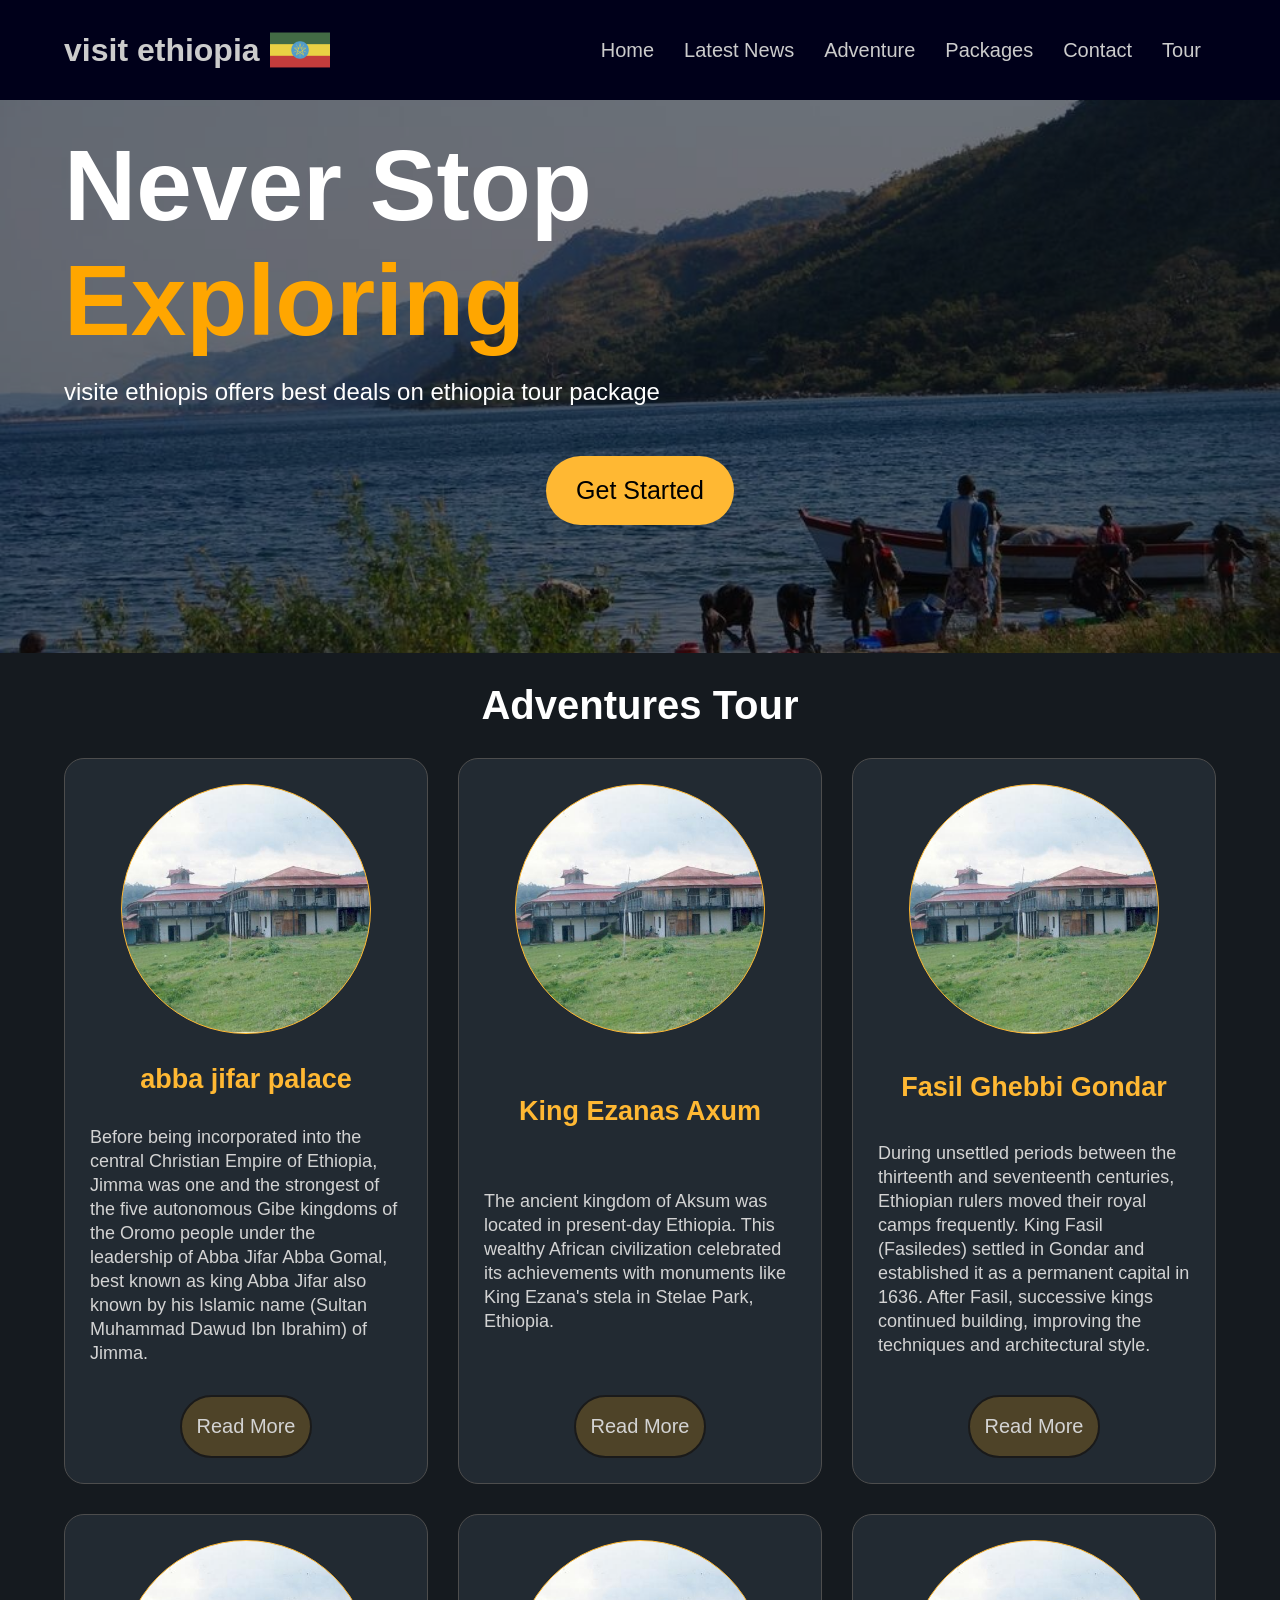
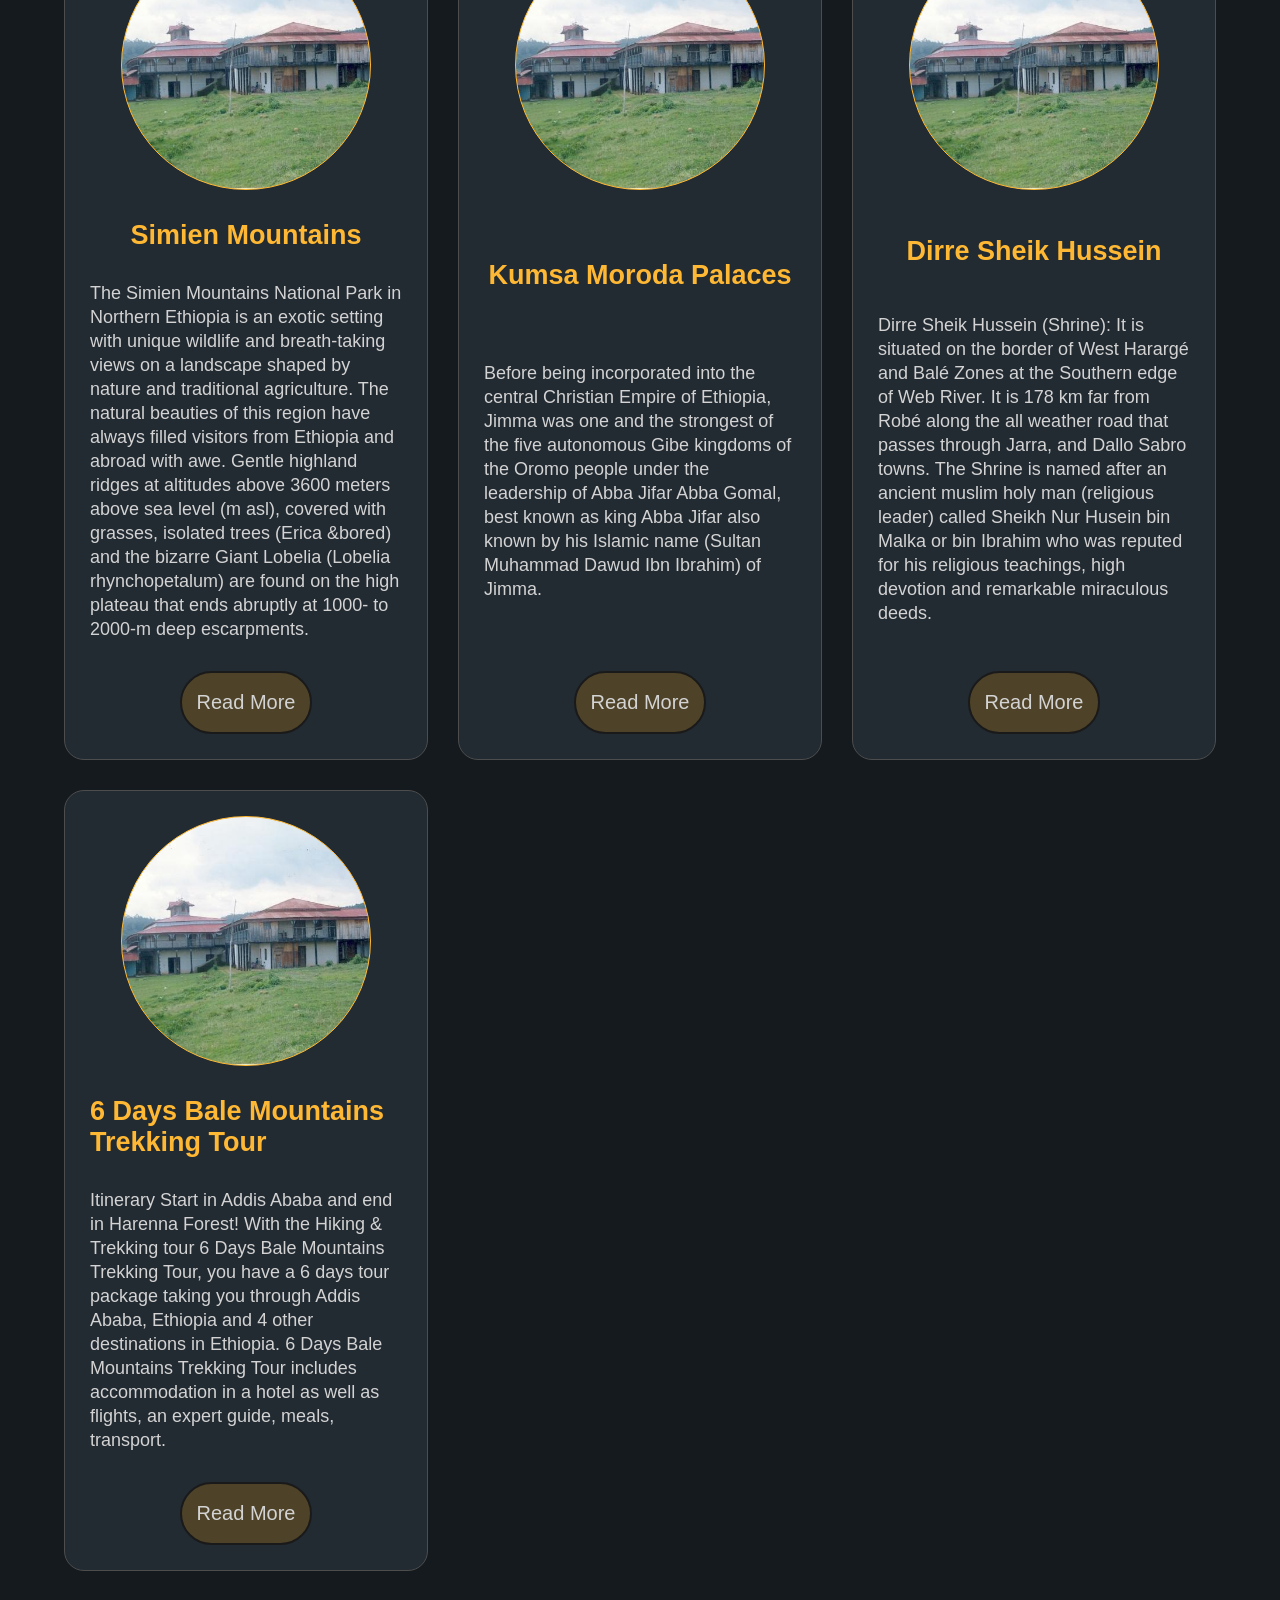
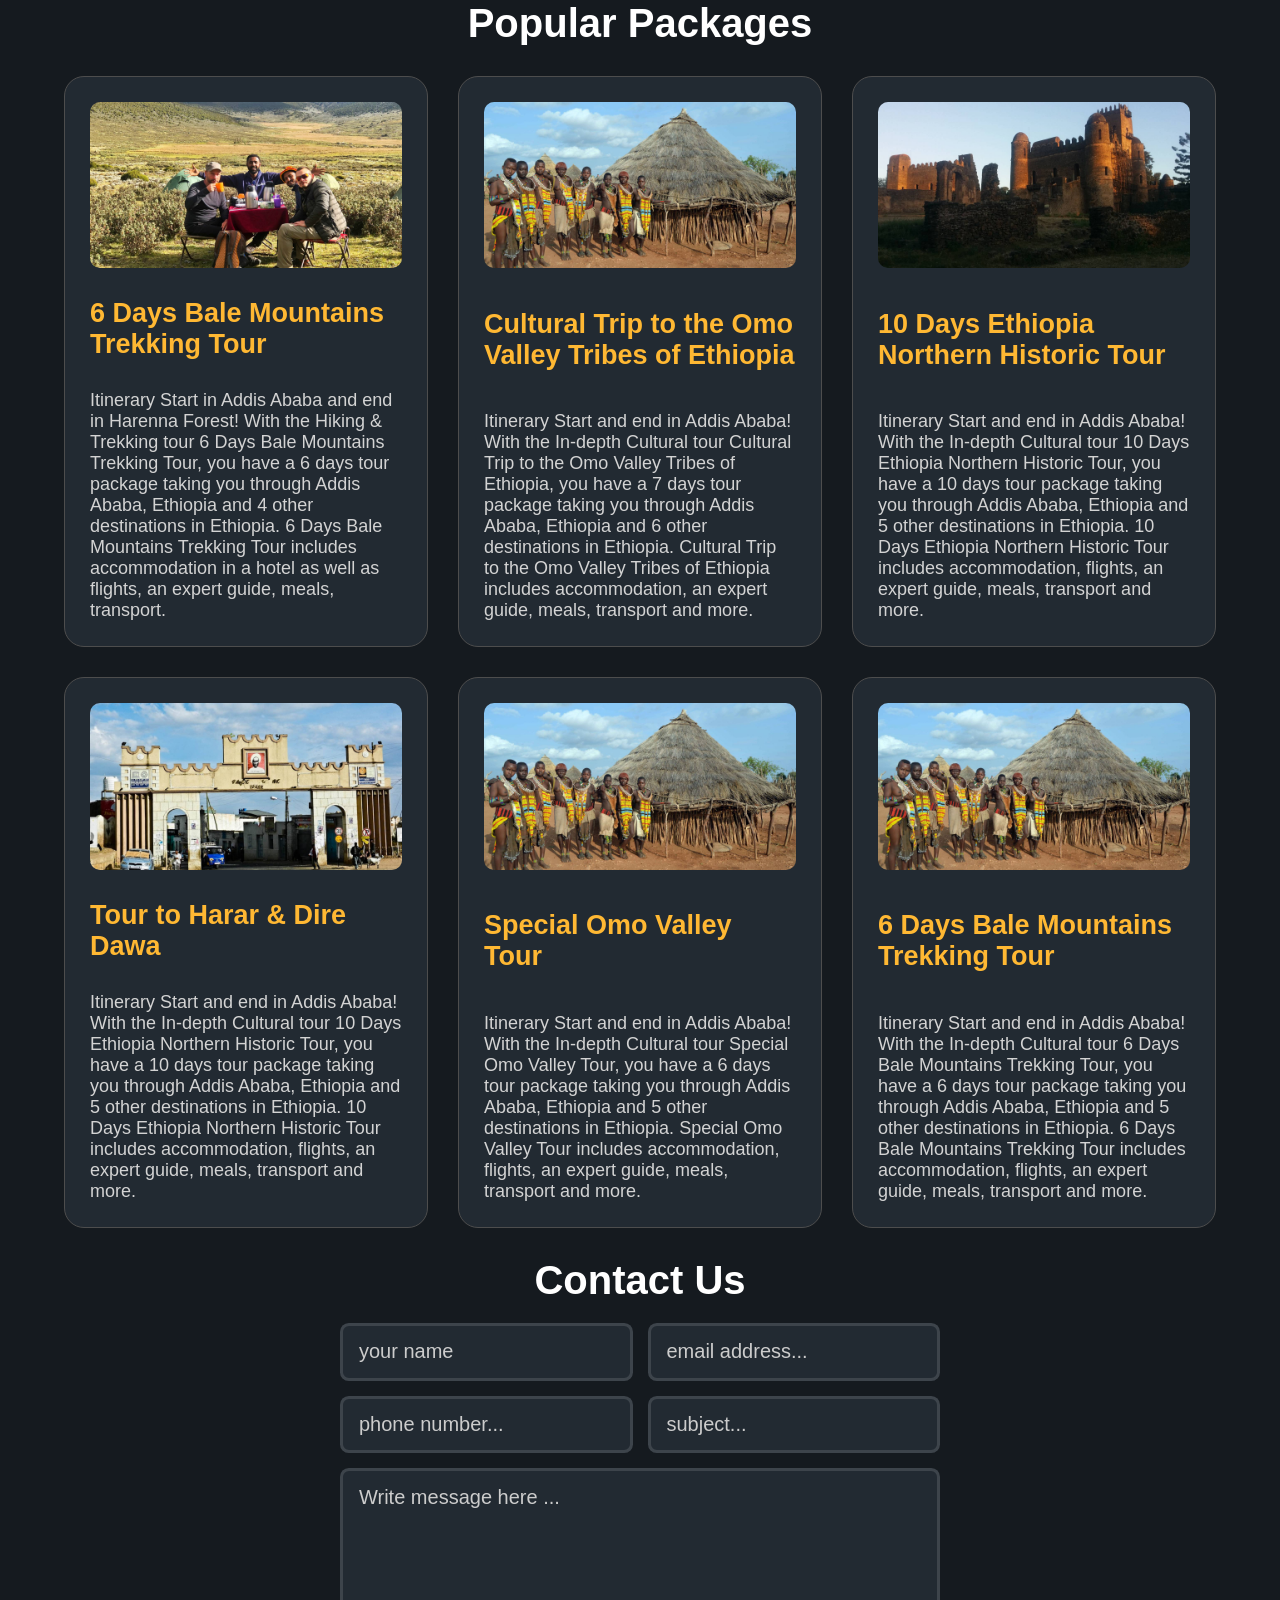
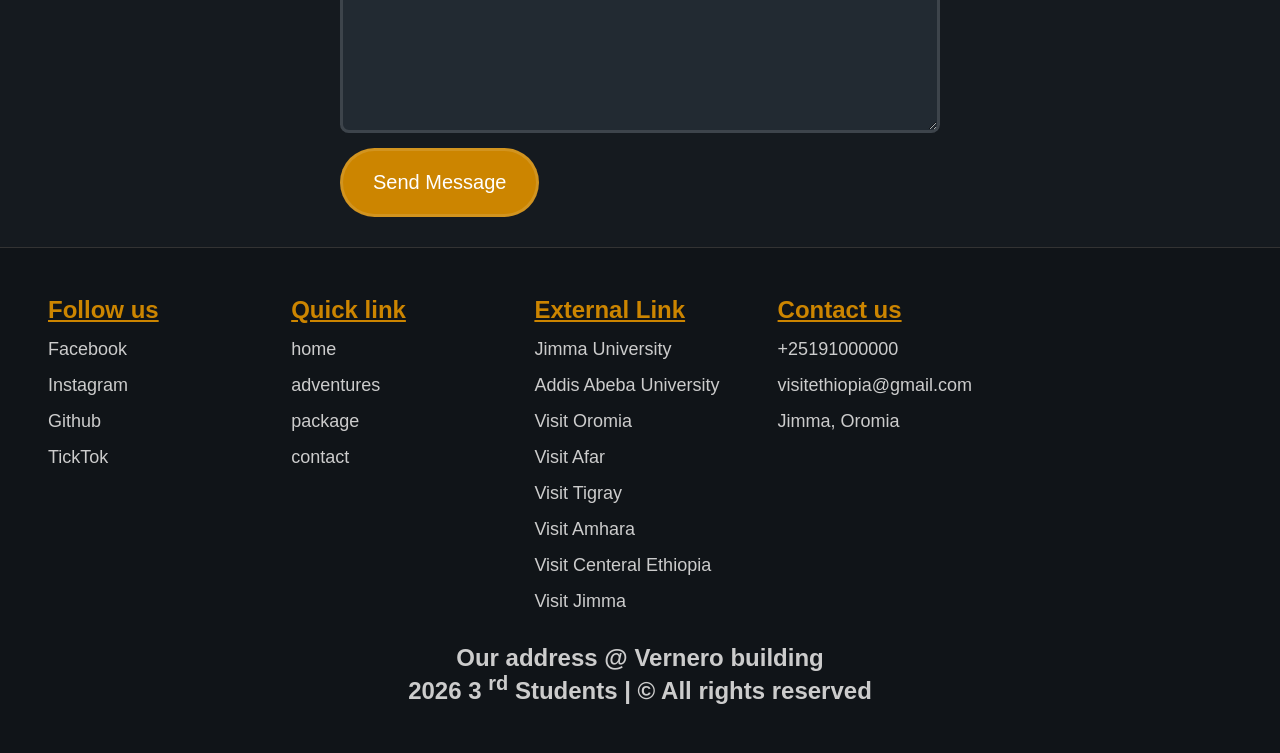
<file: index.html>
<!doctype html>
<html lang="en">
  <head>
    <meta charset="UTF-8" />
    <meta name="viewport" content="width=device-width, initial-scale=1.0" />
    <link rel="stylesheet" href="./assets/css/visit-ethiopia.css" />
    <link
      rel="stylesheet"
      href="https://cdnjs.cloudflare.com/ajax/libs/font-awesome/6.5.1/css/all.min.css"
    />

    <title>Visit ethiopia</title>
  </head>
  <body>
    <header>
      <div class="logo-container">
        <div class="logo-text-container"><h1>visit ethiopia</h1></div>
        <img
          src="./assets/img/pngwing.com (2).png"
          alt="ethiopia flag"
          width="60"
        />
      </div>

      <nav>
        <div class="bar">
          <i class="fa-solid fa-bars"></i>
        </div>
        <ul>
          <li><a href="#">home</a></li>
          <li><a href="#">latest news</a></li>
          <li><a href="#">adventure</a></li>
          <li><a href="#">packages</a></li>
          <li><a href="#">contact</a></li>
          <li><a href="#">tour</a></li>
        </ul>
      </nav>
    </header>
    <main>
      <div class="landing-container">
        <div class="neverstop-cotainer">
          <p>never stop <br /><span class="exploring">exploring</span></p>
        </div>
        <div class="paragraph-container">
          <p>visite ethiopis offers best deals on ethiopia tour package</p>
        </div>

        <div class="btn-container">
          <button>get started</button>
        </div>
      </div>

      <section class="addventure-box-container">
        <div class="adventure-title"><a href="#">adventures tour</a></div>
        <div class="adventure-box">
          <div class="img"></div>
          <div class="title-container">
            <h1>abba jifar palace</h1>
          </div>
          <div class="para-container">
            <p>
              Before being incorporated into the central Christian Empire of
              Ethiopia, Jimma was one and the strongest of the five autonomous
              Gibe kingdoms of the Oromo people under the leadership of Abba
              Jifar Abba Gomal, best known as king Abba Jifar also known by his
              Islamic name (Sultan Muhammad Dawud Ibn Ibrahim) of Jimma.
            </p>
          </div>
          <div class="read-more">
            <a href="#">read more</a>
          </div>
        </div>
        <div class="adventure-box">
          <div class="img"></div>
          <div class="title-container">
            <h1>King Ezanas Axum</h1>
          </div>
          <div class="para-container">
            <p>
              The ancient kingdom of Aksum was located in present-day Ethiopia.
              This wealthy African civilization celebrated its achievements with
              monuments like King Ezana's stela in Stelae Park, Ethiopia.
            </p>
          </div>
          <div class="read-more">
            <a href="#">read more</a>
          </div>
        </div>
        <div class="adventure-box">
          <div class="img"></div>
          <div class="title-container">
            <h1>Fasil Ghebbi Gondar</h1>
          </div>
          <div class="para-container">
            <p>
              During unsettled periods between the thirteenth and seventeenth
              centuries, Ethiopian rulers moved their royal camps frequently.
              King Fasil (Fasiledes) settled in Gondar and established it as a
              permanent capital in 1636. After Fasil, successive kings continued
              building, improving the techniques and architectural style.
            </p>
          </div>
          <div class="read-more">
            <a href="#">read more</a>
          </div>
        </div>
        <div class="adventure-box">
          <div class="img"></div>
          <div class="title-container">
            <h1>Simien Mountains</h1>
          </div>
          <div class="para-container">
            <p>
              The Simien Mountains National Park in Northern Ethiopia is an
              exotic setting with unique wildlife and breath-taking views on a
              landscape shaped by nature and traditional agriculture. The
              natural beauties of this region have always filled visitors from
              Ethiopia and abroad with awe. Gentle highland ridges at altitudes
              above 3600 meters above sea level (m asl), covered with grasses,
              isolated trees (Erica &bored) and the bizarre Giant Lobelia
              (Lobelia rhynchopetalum) are found on the high plateau that ends
              abruptly at 1000- to 2000-m deep escarpments.
            </p>
          </div>
          <div class="read-more">
            <a href="#">read more</a>
          </div>
        </div>
        <div class="adventure-box">
          <div class="img"></div>
          <div class="title-container">
            <h1>Kumsa Moroda Palaces</h1>
          </div>
          <div class="para-container">
            <p>
              Before being incorporated into the central Christian Empire of
              Ethiopia, Jimma was one and the strongest of the five autonomous
              Gibe kingdoms of the Oromo people under the leadership of Abba
              Jifar Abba Gomal, best known as king Abba Jifar also known by his
              Islamic name (Sultan Muhammad Dawud Ibn Ibrahim) of Jimma.
            </p>
          </div>
          <div class="read-more">
            <a href="#">read more</a>
          </div>
        </div>
        <div class="adventure-box">
          <div class="img"></div>
          <div class="title-container">
            <h1>Dirre Sheik Hussein</h1>
          </div>
          <div class="para-container">
            <p>
              Dirre Sheik Hussein (Shrine): It is situated on the border of West
              Harargé and Balé Zones at the Southern edge of Web River. It is
              178 km far from Robé along the all weather road that passes
              through Jarra, and Dallo Sabro towns. The Shrine is named after an
              ancient muslim holy man (religious leader) called Sheikh Nur
              Husein bin Malka or bin Ibrahim who was reputed for his religious
              teachings, high devotion and remarkable miraculous deeds.
            </p>
          </div>
          <div class="read-more">
            <a href="#">read more</a>
          </div>
        </div>
        <div class="adventure-box">
          <div class="img"></div>
          <div class="title-container">
            <h1>6 Days Bale Mountains Trekking Tour</h1>
          </div>
          <div class="para-container">
            <p>
              Itinerary Start in Addis Ababa and end in Harenna Forest! With the
              Hiking & Trekking tour 6 Days Bale Mountains Trekking Tour, you
              have a 6 days tour package taking you through Addis Ababa,
              Ethiopia and 4 other destinations in Ethiopia. 6 Days Bale
              Mountains Trekking Tour includes accommodation in a hotel as well
              as flights, an expert guide, meals, transport.
            </p>
          </div>
          <div class="read-more">
            <a href="#">read more</a>
          </div>
        </div>
      </section>
      <section>
        <div class="packagecontainer">
          <div class="packagetitle">
            <a href="#home" name="package">Popular Packages</a>
          </div>
          <div class="box">
            <img
              src="./assets/img/6 days.jpg"
              alt="6 Days Bale Mountains Trekking Tour"
            />
            <h1>6 Days Bale Mountains Trekking Tour</h1>
            <p>
              Itinerary Start in Addis Ababa and end in Harenna Forest! With the
              Hiking &amp; Trekking tour 6 Days Bale Mountains Trekking Tour,
              you have a 6 days tour package taking you through Addis Ababa,
              Ethiopia and 4 other destinations in Ethiopia. 6 Days Bale
              Mountains Trekking Tour includes accommodation in a hotel as well
              as flights, an expert guide, meals, transport.
            </p>
          </div>
          <div class="box">
            <img
              src="./assets/img/omo valley.jpg"
              alt="Cultural Trip to the Omo Valley Tribes of Ethiopia"
            />
            <h1>Cultural Trip to the Omo Valley Tribes of Ethiopia</h1>
            <p>
              Itinerary Start and end in Addis Ababa! With the In-depth Cultural
              tour Cultural Trip to the Omo Valley Tribes of Ethiopia, you have
              a 7 days tour package taking you through Addis Ababa, Ethiopia and
              6 other destinations in Ethiopia. Cultural Trip to the Omo Valley
              Tribes of Ethiopia includes accommodation, an expert guide, meals,
              transport and more.
            </p>
          </div>
          <div class="box">
            <img
              src="./assets/img/ethio northern.jpg"
              alt="10 Days Ethiopia Northern Historic Tour"
            />
            <h1>10 Days Ethiopia Northern Historic Tour</h1>
            <p>
              Itinerary Start and end in Addis Ababa! With the In-depth Cultural
              tour 10 Days Ethiopia Northern Historic Tour, you have a 10 days
              tour package taking you through Addis Ababa, Ethiopia and 5 other
              destinations in Ethiopia. 10 Days Ethiopia Northern Historic Tour
              includes accommodation, flights, an expert guide, meals, transport
              and more.
            </p>
          </div>
          <div class="box">
            <img
              src="./assets/img/tour harari and diree.jpg"
              alt="Tour to Harar &amp; Dire Dawa"
            />
            <h1>Tour to Harar &amp; Dire Dawa</h1>
            <p>
              Itinerary Start and end in Addis Ababa! With the In-depth Cultural
              tour 10 Days Ethiopia Northern Historic Tour, you have a 10 days
              tour package taking you through Addis Ababa, Ethiopia and 5 other
              destinations in Ethiopia. 10 Days Ethiopia Northern Historic Tour
              includes accommodation, flights, an expert guide, meals, transport
              and more.
            </p>
          </div>
          <div class="box">
            <img
              src="./assets/img/omo valley.jpg"
              alt="Special Omo Valley Tour"
            />
            <h1>Special Omo Valley Tour</h1>
            <p>
              Itinerary Start and end in Addis Ababa! With the In-depth Cultural
              tour Special Omo Valley Tour, you have a 6 days tour package
              taking you through Addis Ababa, Ethiopia and 5 other destinations
              in Ethiopia. Special Omo Valley Tour includes accommodation,
              flights, an expert guide, meals, transport and more.
            </p>
          </div>
          <div class="box">
            <img
              src="./assets/img/omo valley.jpg"
              alt="6 Days Bale Mountains Trekking Tour"
            />
            <h1>6 Days Bale Mountains Trekking Tour</h1>
            <p>
              Itinerary Start and end in Addis Ababa! With the In-depth Cultural
              tour 6 Days Bale Mountains Trekking Tour, you have a 6 days tour
              package taking you through Addis Ababa, Ethiopia and 5 other
              destinations in Ethiopia. 6 Days Bale Mountains Trekking Tour
              includes accommodation, flights, an expert guide, meals, transport
              and more.
            </p>
          </div>
        </div>
      </section>
      <section>
        <div class="contactcontainer">
          <div class="contacttitle">
            <a href="#home" name="contact">contact us</a>
          </div>
          <form action="" method="post">
            <input
              type="text"
              name="fname"
              id="fname"
              placeholder="your name"
            />
            <input
              type="email"
              name="email"
              id="email"
              placeholder="email address..."
            />
            <input
              type="tel"
              name="phone"
              id="phone"
              placeholder="phone number..."
            />
            <input
              type="text"
              name="subject"
              id="subject"
              placeholder="subject..."
            />
            <textarea
              name="message"
              id=""
              placeholder="Write message here ..."
              rows="10"
            ></textarea>
            <div class="btn-container">
              <input type="submit" value="Send Message" />
            </div>
          </form>
        </div>
      </section>
    </main>

    <footer>
      <div class="footercontainer">
        <div class="footer-box">
          <h2>Follow us</h2>
          <a href="#">Facebook</a>
          <a href="#">Instagram</a>
          <a href="#">Github</a>
          <a href="#">TickTok</a>
        </div>
        <div class="footer-box">
          <h2>Quick link</h2>
          <a href="#home">home</a>
          <a href="#adventures">adventures</a>
          <a href="#package">package</a>
          <a href="#contact">contact</a>
        </div>
        <div class="footer-box">
          <h2>External Link</h2>
          <a href="#">Jimma University</a>
          <a href="#">Addis Abeba University</a>
          <a href="#">Visit Oromia</a>
          <a href="#">Visit Afar</a>
          <a href="#">Visit Tigray</a>
          <a href="#">Visit Amhara</a>
          <a href="#">Visit Centeral Ethiopia</a>
          <a href="#">Visit Jimma</a>
        </div>
        <div class="footer-box">
          <h2>Contact us</h2>
          <a href="">+25191000000</a>
          <a href="">visitethiopia@gmail.com</a>
          <a href="">Jimma, Oromia</a>
        </div>

        <div class="copyright">
          <h2>Our address @ Vernero building</h2>
          <h2>
            2026 3 <sup style="text-transform: lowercase">rd</sup> Students | ©
            All rights reserved
          </h2>
        </div>
      </div>
    </footer>
  </body>
</html>
</file>
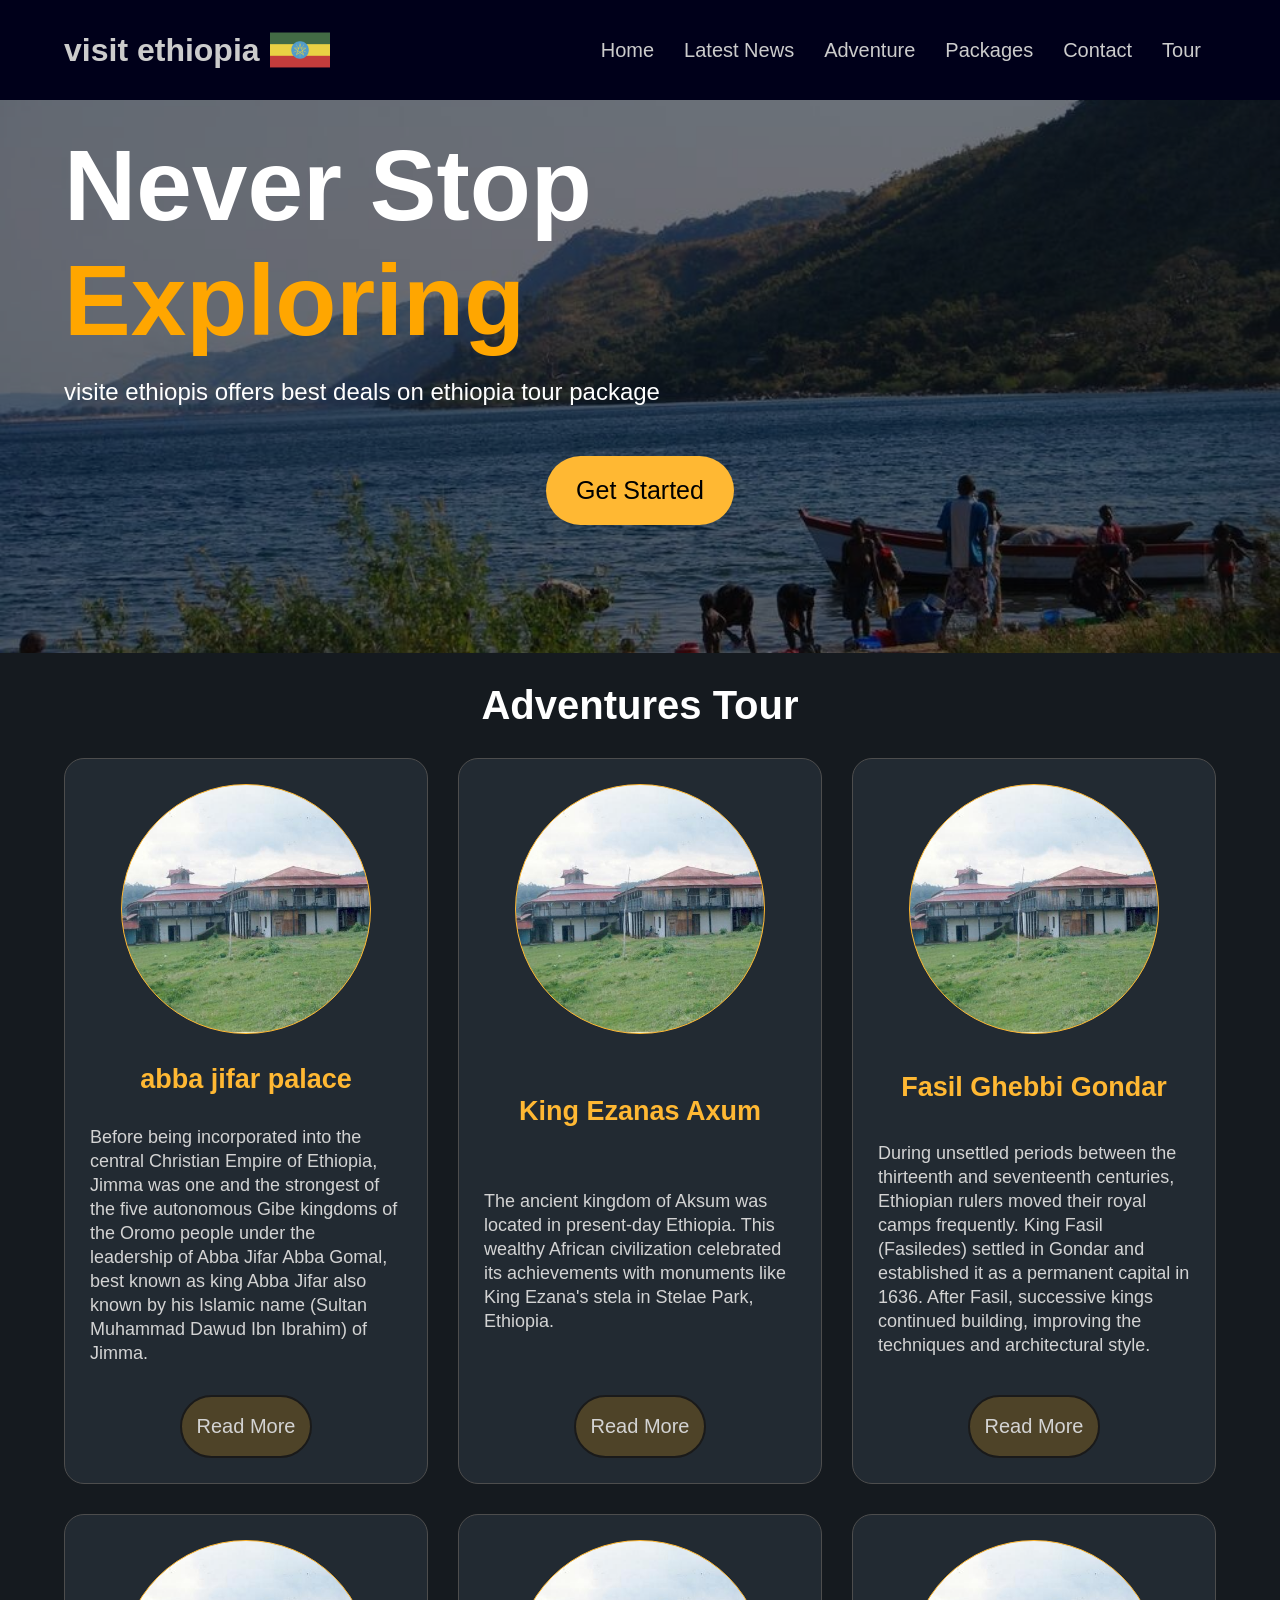
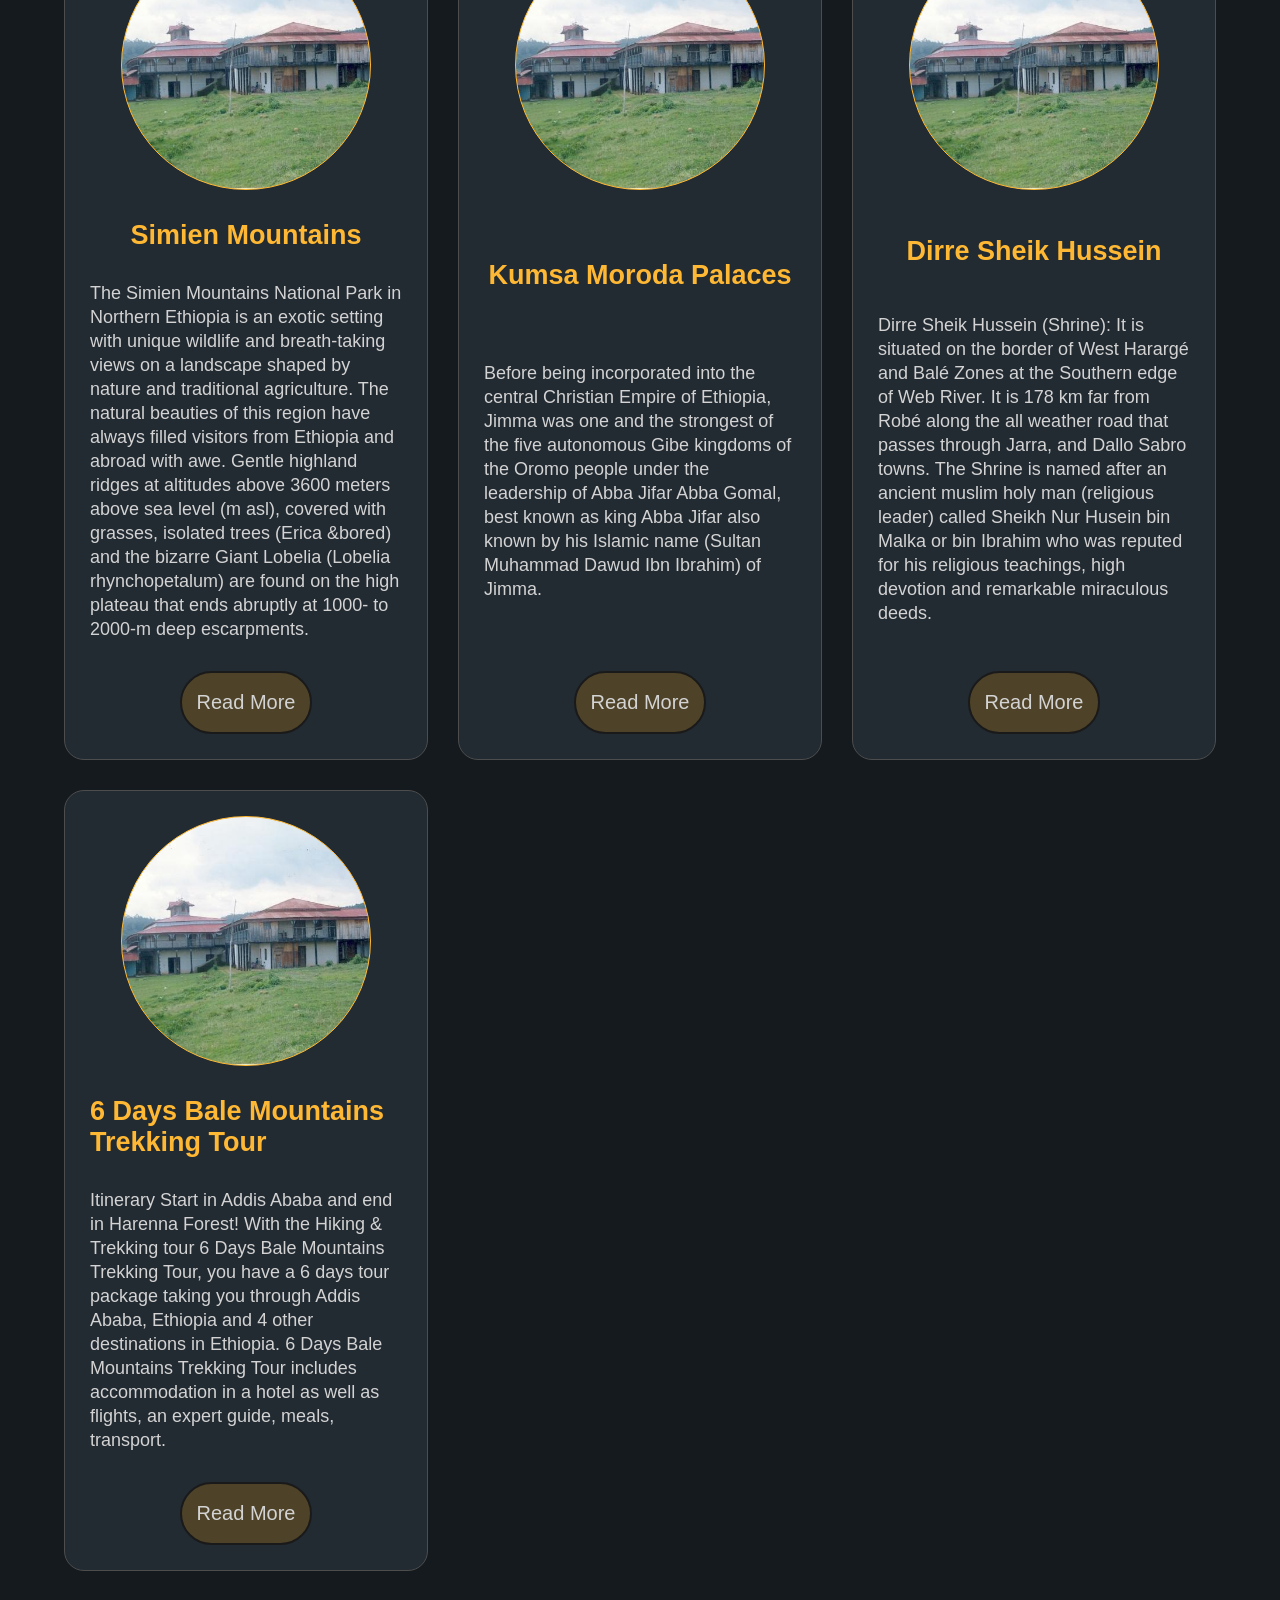
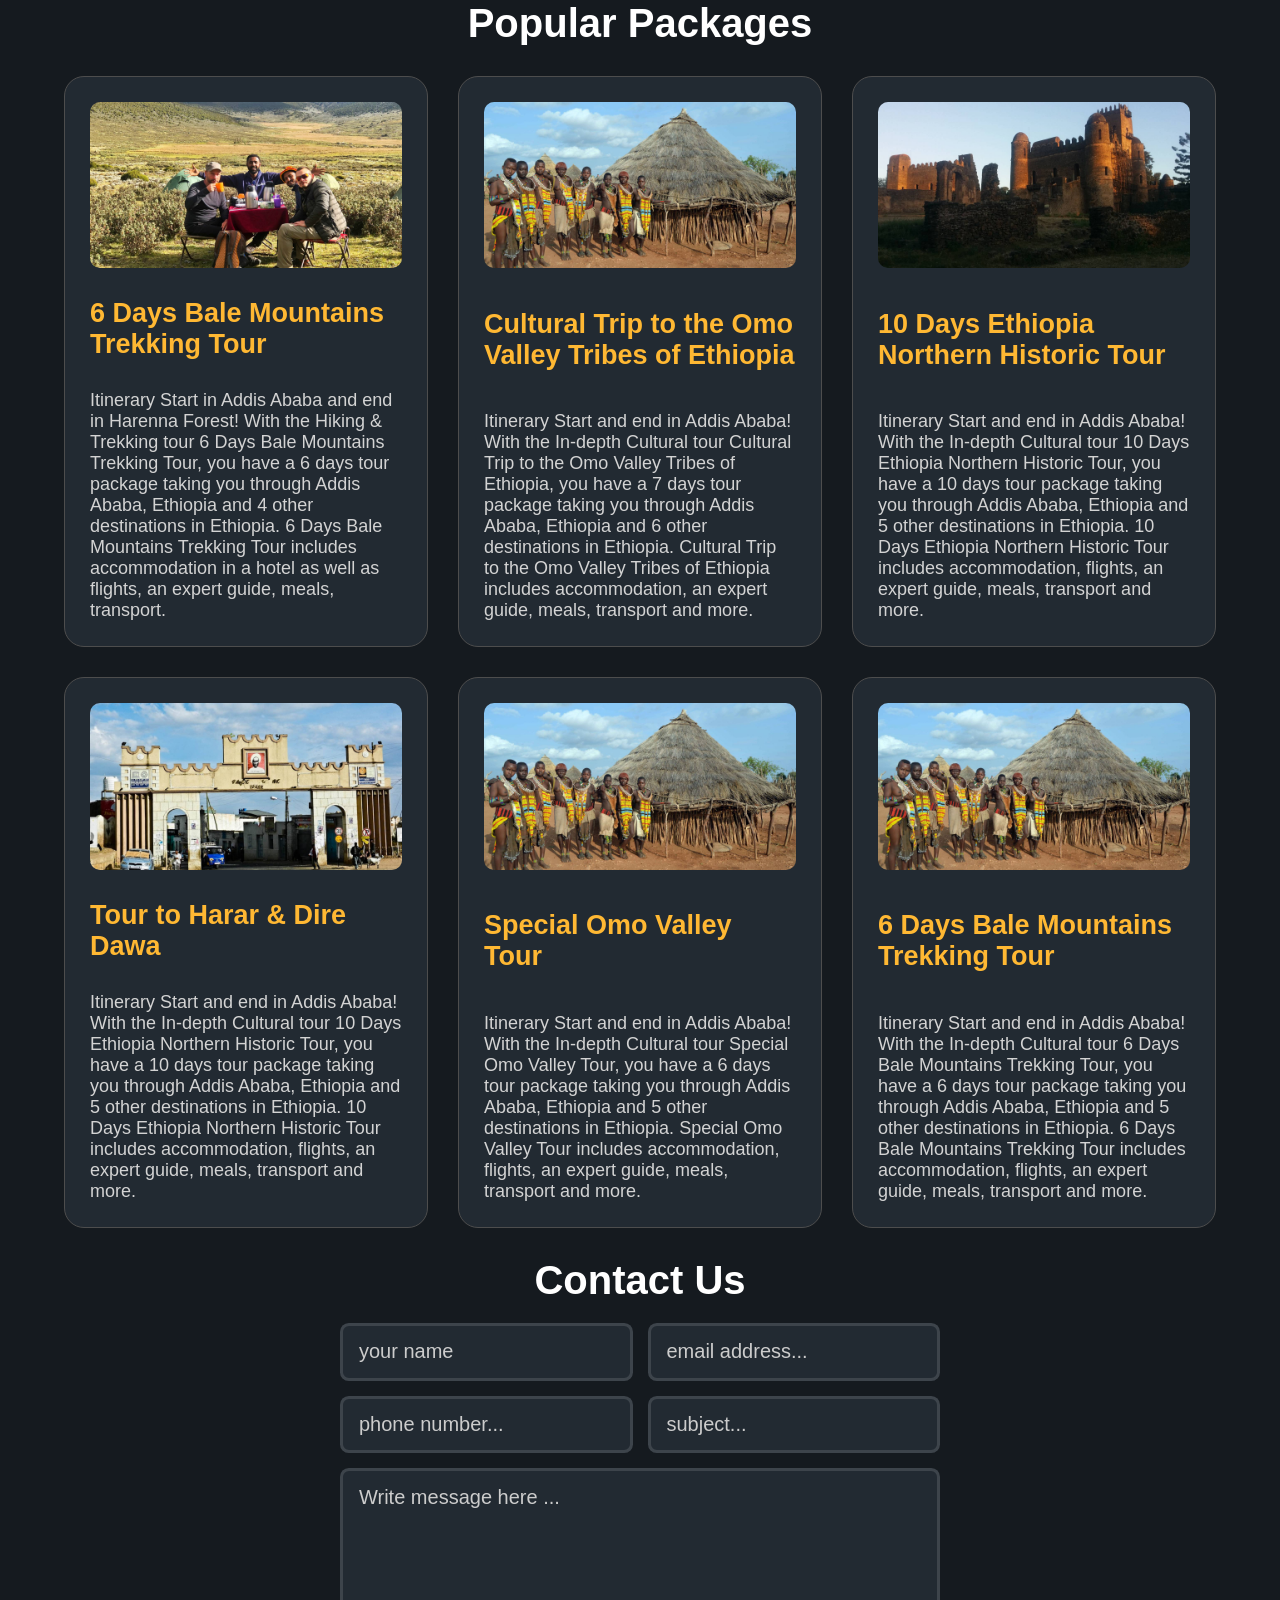
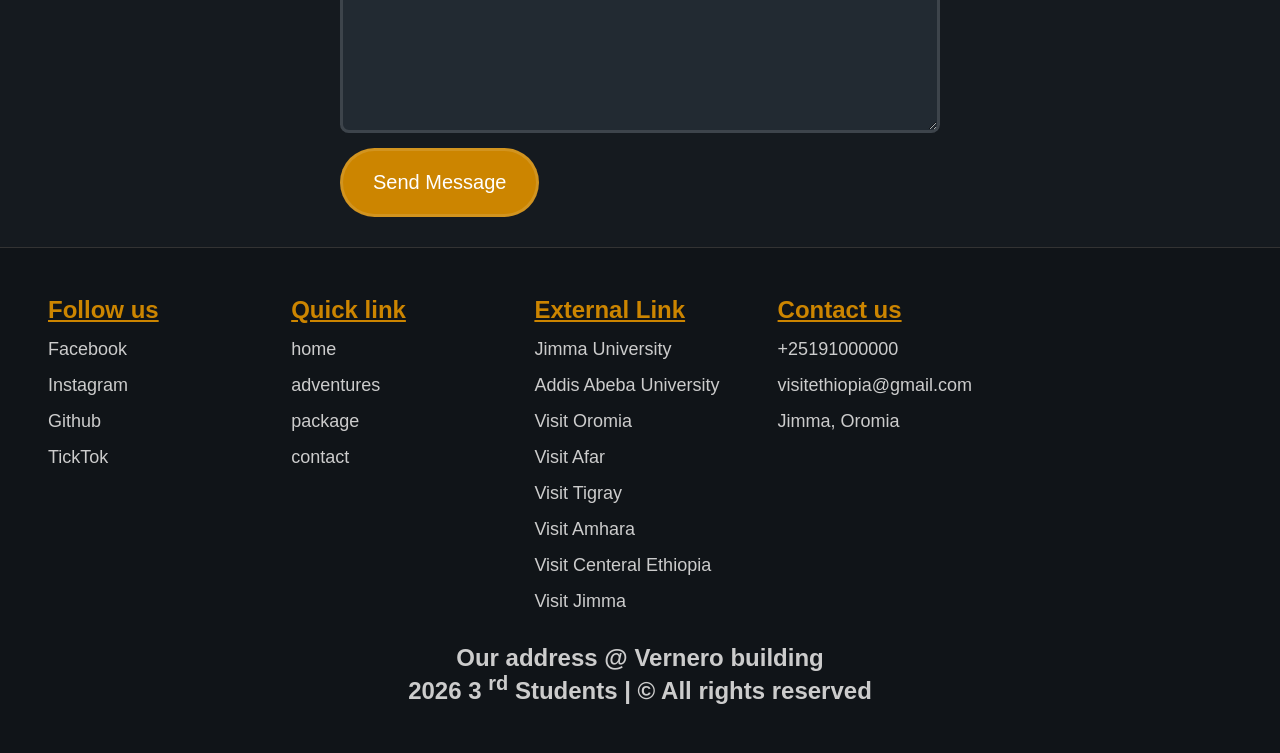
<file: html/index.html>
<!doctype html>
<html lang="en">
  <head>
    <meta charset="UTF-8" />
    <meta name="viewport" content="width=device-width, initial-scale=1.0" />
    <link rel="stylesheet" href="../assets/css/visit-ethiopia.css" />
    <link
      rel="stylesheet"
      href="https://cdnjs.cloudflare.com/ajax/libs/font-awesome/6.5.1/css/all.min.css"
    />

    <title>Visit ethiopia</title>
  </head>
  <body>
    <header>
      <div class="logo-container">
        <div class="logo-text-container"><h1>visit ethiopia</h1></div>
        <img
          src="../assets/img/pngwing.com (2).png"
          alt="ethiopia flag"
          width="60"
        />
      </div>

      <nav>
        <div class="bar">
          <i class="fa-solid fa-bars"></i>
        </div>
        <ul>
          <li><a href="#">home</a></li>
          <li><a href="#">latest news</a></li>
          <li><a href="#">adventure</a></li>
          <li><a href="#">packages</a></li>
          <li><a href="#">contact</a></li>
          <li><a href="#">tour</a></li>
        </ul>
      </nav>
    </header>
    <main>
      <div class="landing-container">
        <div class="neverstop-cotainer">
          <p>never stop <br /><span class="exploring">exploring</span></p>
        </div>
        <div class="paragraph-container">
          <p>visite ethiopis offers best deals on ethiopia tour package</p>
        </div>

        <div class="btn-container">
          <button>get started</button>
        </div>
      </div>

      <section class="addventure-box-container">
        <div class="adventure-title"><a href="#">adventures tour</a></div>
        <div class="adventure-box">
          <div class="img"></div>
          <div class="title-container">
            <h1>abba jifar palace</h1>
          </div>
          <div class="para-container">
            <p>
              Before being incorporated into the central Christian Empire of
              Ethiopia, Jimma was one and the strongest of the five autonomous
              Gibe kingdoms of the Oromo people under the leadership of Abba
              Jifar Abba Gomal, best known as king Abba Jifar also known by his
              Islamic name (Sultan Muhammad Dawud Ibn Ibrahim) of Jimma.
            </p>
          </div>
          <div class="read-more">
            <a href="#">read more</a>
          </div>
        </div>
        <div class="adventure-box">
          <div class="img"></div>
          <div class="title-container">
            <h1>King Ezanas Axum</h1>
          </div>
          <div class="para-container">
            <p>
              The ancient kingdom of Aksum was located in present-day Ethiopia.
              This wealthy African civilization celebrated its achievements with
              monuments like King Ezana's stela in Stelae Park, Ethiopia.
            </p>
          </div>
          <div class="read-more">
            <a href="#">read more</a>
          </div>
        </div>
        <div class="adventure-box">
          <div class="img"></div>
          <div class="title-container">
            <h1>Fasil Ghebbi Gondar</h1>
          </div>
          <div class="para-container">
            <p>
              During unsettled periods between the thirteenth and seventeenth
              centuries, Ethiopian rulers moved their royal camps frequently.
              King Fasil (Fasiledes) settled in Gondar and established it as a
              permanent capital in 1636. After Fasil, successive kings continued
              building, improving the techniques and architectural style.
            </p>
          </div>
          <div class="read-more">
            <a href="#">read more</a>
          </div>
        </div>
        <div class="adventure-box">
          <div class="img"></div>
          <div class="title-container">
            <h1>Simien Mountains</h1>
          </div>
          <div class="para-container">
            <p>
              The Simien Mountains National Park in Northern Ethiopia is an
              exotic setting with unique wildlife and breath-taking views on a
              landscape shaped by nature and traditional agriculture. The
              natural beauties of this region have always filled visitors from
              Ethiopia and abroad with awe. Gentle highland ridges at altitudes
              above 3600 meters above sea level (m asl), covered with grasses,
              isolated trees (Erica &bored) and the bizarre Giant Lobelia
              (Lobelia rhynchopetalum) are found on the high plateau that ends
              abruptly at 1000- to 2000-m deep escarpments.
            </p>
          </div>
          <div class="read-more">
            <a href="#">read more</a>
          </div>
        </div>
        <div class="adventure-box">
          <div class="img"></div>
          <div class="title-container">
            <h1>Kumsa Moroda Palaces</h1>
          </div>
          <div class="para-container">
            <p>
              Before being incorporated into the central Christian Empire of
              Ethiopia, Jimma was one and the strongest of the five autonomous
              Gibe kingdoms of the Oromo people under the leadership of Abba
              Jifar Abba Gomal, best known as king Abba Jifar also known by his
              Islamic name (Sultan Muhammad Dawud Ibn Ibrahim) of Jimma.
            </p>
          </div>
          <div class="read-more">
            <a href="#">read more</a>
          </div>
        </div>
        <div class="adventure-box">
          <div class="img"></div>
          <div class="title-container">
            <h1>Dirre Sheik Hussein</h1>
          </div>
          <div class="para-container">
            <p>
              Dirre Sheik Hussein (Shrine): It is situated on the border of West
              Harargé and Balé Zones at the Southern edge of Web River. It is
              178 km far from Robé along the all weather road that passes
              through Jarra, and Dallo Sabro towns. The Shrine is named after an
              ancient muslim holy man (religious leader) called Sheikh Nur
              Husein bin Malka or bin Ibrahim who was reputed for his religious
              teachings, high devotion and remarkable miraculous deeds.
            </p>
          </div>
          <div class="read-more">
            <a href="#">read more</a>
          </div>
        </div>
        <div class="adventure-box">
          <div class="img"></div>
          <div class="title-container">
            <h1>6 Days Bale Mountains Trekking Tour</h1>
          </div>
          <div class="para-container">
            <p>
              Itinerary Start in Addis Ababa and end in Harenna Forest! With the
              Hiking & Trekking tour 6 Days Bale Mountains Trekking Tour, you
              have a 6 days tour package taking you through Addis Ababa,
              Ethiopia and 4 other destinations in Ethiopia. 6 Days Bale
              Mountains Trekking Tour includes accommodation in a hotel as well
              as flights, an expert guide, meals, transport.
            </p>
          </div>
          <div class="read-more">
            <a href="#">read more</a>
          </div>
        </div>
      </section>
      <section>
        <div class="packagecontainer">
          <div class="packagetitle">
            <a href="#home" name="package">Popular Packages</a>
          </div>
          <div class="box">
            <img
              src="../assets/img/6 days.jpg"
              alt="6 Days Bale Mountains Trekking Tour"
            />
            <h1>6 Days Bale Mountains Trekking Tour</h1>
            <p>
              Itinerary Start in Addis Ababa and end in Harenna Forest! With the
              Hiking &amp; Trekking tour 6 Days Bale Mountains Trekking Tour,
              you have a 6 days tour package taking you through Addis Ababa,
              Ethiopia and 4 other destinations in Ethiopia. 6 Days Bale
              Mountains Trekking Tour includes accommodation in a hotel as well
              as flights, an expert guide, meals, transport.
            </p>
          </div>
          <div class="box">
            <img
              src="../assets/img/omo valley.jpg"
              alt="Cultural Trip to the Omo Valley Tribes of Ethiopia"
            />
            <h1>Cultural Trip to the Omo Valley Tribes of Ethiopia</h1>
            <p>
              Itinerary Start and end in Addis Ababa! With the In-depth Cultural
              tour Cultural Trip to the Omo Valley Tribes of Ethiopia, you have
              a 7 days tour package taking you through Addis Ababa, Ethiopia and
              6 other destinations in Ethiopia. Cultural Trip to the Omo Valley
              Tribes of Ethiopia includes accommodation, an expert guide, meals,
              transport and more.
            </p>
          </div>
          <div class="box">
            <img
              src="../assets/img/ethio northern.jpg"
              alt="10 Days Ethiopia Northern Historic Tour"
            />
            <h1>10 Days Ethiopia Northern Historic Tour</h1>
            <p>
              Itinerary Start and end in Addis Ababa! With the In-depth Cultural
              tour 10 Days Ethiopia Northern Historic Tour, you have a 10 days
              tour package taking you through Addis Ababa, Ethiopia and 5 other
              destinations in Ethiopia. 10 Days Ethiopia Northern Historic Tour
              includes accommodation, flights, an expert guide, meals, transport
              and more.
            </p>
          </div>
          <div class="box">
            <img
              src="../assets/img/tour harari and diree.jpg"
              alt="Tour to Harar &amp; Dire Dawa"
            />
            <h1>Tour to Harar &amp; Dire Dawa</h1>
            <p>
              Itinerary Start and end in Addis Ababa! With the In-depth Cultural
              tour 10 Days Ethiopia Northern Historic Tour, you have a 10 days
              tour package taking you through Addis Ababa, Ethiopia and 5 other
              destinations in Ethiopia. 10 Days Ethiopia Northern Historic Tour
              includes accommodation, flights, an expert guide, meals, transport
              and more.
            </p>
          </div>
          <div class="box">
            <img
              src="../assets/img/omo valley.jpg"
              alt="Special Omo Valley Tour"
            />
            <h1>Special Omo Valley Tour</h1>
            <p>
              Itinerary Start and end in Addis Ababa! With the In-depth Cultural
              tour Special Omo Valley Tour, you have a 6 days tour package
              taking you through Addis Ababa, Ethiopia and 5 other destinations
              in Ethiopia. Special Omo Valley Tour includes accommodation,
              flights, an expert guide, meals, transport and more.
            </p>
          </div>
          <div class="box">
            <img
              src="../assets/img/omo valley.jpg"
              alt="6 Days Bale Mountains Trekking Tour"
            />
            <h1>6 Days Bale Mountains Trekking Tour</h1>
            <p>
              Itinerary Start and end in Addis Ababa! With the In-depth Cultural
              tour 6 Days Bale Mountains Trekking Tour, you have a 6 days tour
              package taking you through Addis Ababa, Ethiopia and 5 other
              destinations in Ethiopia. 6 Days Bale Mountains Trekking Tour
              includes accommodation, flights, an expert guide, meals, transport
              and more.
            </p>
          </div>
        </div>
      </section>
      <section>
        <div class="contactcontainer">
          <div class="contacttitle">
            <a href="#home" name="contact">contact us</a>
          </div>
          <form action="" method="post">
            <input
              type="text"
              name="fname"
              id="fname"
              placeholder="your name"
            />
            <input
              type="email"
              name="email"
              id="email"
              placeholder="email address..."
            />
            <input
              type="tel"
              name="phone"
              id="phone"
              placeholder="phone number..."
            />
            <input
              type="text"
              name="subject"
              id="subject"
              placeholder="subject..."
            />
            <textarea
              name="message"
              id=""
              placeholder="Write message here ..."
              rows="10"
            ></textarea>
            <div class="btn-container">
              <input type="submit" value="Send Message" />
            </div>
          </form>
        </div>
      </section>
    </main>

    <footer>
      <div class="footercontainer">
        <div class="footer-box">
          <h2>Follow us</h2>
          <a href="#">Facebook</a>
          <a href="#">Instagram</a>
          <a href="#">Github</a>
          <a href="#">TickTok</a>
        </div>
        <div class="footer-box">
          <h2>Quick link</h2>
          <a href="#home">home</a>
          <a href="#adventures">adventures</a>
          <a href="#package">package</a>
          <a href="#contact">contact</a>
        </div>
        <div class="footer-box">
          <h2>External Link</h2>
          <a href="#">Jimma University</a>
          <a href="#">Addis Abeba University</a>
          <a href="#">Visit Oromia</a>
          <a href="#">Visit Afar</a>
          <a href="#">Visit Tigray</a>
          <a href="#">Visit Amhara</a>
          <a href="#">Visit Centeral Ethiopia</a>
          <a href="#">Visit Jimma</a>
        </div>
        <div class="footer-box">
          <h2>Contact us</h2>
          <a href="">+25191000000</a>
          <a href="">visitethiopia@gmail.com</a>
          <a href="">Jimma, Oromia</a>
        </div>

        <div class="copyright">
          <h2>Our address @ Vernero building</h2>
          <h2>
            2026 3 <sup style="text-transform: lowercase">rd</sup> Students | ©
            All rights reserved
          </h2>
        </div>
      </div>
    </footer>
  </body>
</html>
</file>
<file: assets/css/visit-ethiopia.css>
* {
    box-sizing: border-box;
    margin: 0;
    padding: 0;
    font-family: Arial, Helvetica, sans-serif;
}

body {
    background-color: #151a1f;

}

header {
    position: fixed;
    z-index: 999;
    width: 100%;
    display: flex;
    align-items: center;
    color: hsl(0, 0%, 80%);
    background-color: hsl(240, 100%, 5%);
    justify-content: space-between;
    padding-inline: 5%;
    padding-block: 20px;
}

header .logo-container {
    display: flex;
    gap: 10px;
    align-items: center;
}
header .logo-container img {
    
    border-radius: 10px;
}
header nav ul {
    display: flex;
    text-transform: capitalize;
}

header nav ul li {
    list-style: none;
    padding-inline: 15px;
    padding-block: 10px;
    border-radius: 3px;
}

header nav ul li a {
    font-size: 20px;
    text-decoration: none;
    color: hsl(0, 0%, 80%);
    position: relative;
}

header nav ul li:hover > a {
    color: orange;
}


header nav ul li:hover{
    background-color: rgba(255, 166, 0, 0.3);
    color: hsla(39, 100%, 50%, 0.811);
}

.bar {
    font-size: 30px;
    cursor: pointer;
    transition: all 0.3s ease-out;
    display: none;
}

.bar:hover

.bar:hover {
    color: hsl(39, 100%, 80%);
}
/* header nav ul li a::before{
    content: "";
    width: 100%;
    height: 2px;
    background-color: hsl(0, 0%, 80%);
    position: absolute;
    border-radius: 2px;
    bottom: -2px;
    transform: scaleX(0);
    transform-origin: left;
    transition: transform 0.3s ease-out;

} */
/* header nav ul li a::before:hover{
    
} */
/* header nav ul li a:hover::before {
    transform: scaleX(1);
    color: hsl(0, 0%, 70%);
    transform-origin: right;
} */

.landing-container {
    width: 100%;
    background: url(../img/photo_1_2026-10-21_10-51-41.jpg) no-repeat;
    background-position: center;
    padding-inline: 5%;
    background-size: cover;
    padding-block: 10%;
    position: relative;
    z-index: 100;
}

.landing-container::before {
    content: " ";
    width: 100%;
    top: 0;
    left: 0;
    position: absolute;
    height: 100%;
    background-color: hsl(0, 0%, 0%);
    opacity: 0.5;
    z-index: -10;
}

.landing-container .neverstop-cotainer {
    text-transform: capitalize;
    color: hsl(0, 0%, 100%);
    font-weight: bold;
    font-size: 100px;

}

.paragraph-container {
    margin-top: 20px;
    color: hsl(0, 0%, 100%);
    font-size: 1.5rem;

}

.landing-container .btn-container {
    display: flex;
    margin-top: 50px;
    justify-content: center;
    z-index: 20;
}

.landing-container div button {
    text-transform: capitalize;
    background-color: hsl(39, 100%, 60%);
    font-size: 18px;
    padding: 20px 30px;
    border: none;
    cursor: pointer;
    border-radius: 45px;
    font-size: 25px;
    font-weight: 500;
    transition: all 0.4s ease-out;

    position: relative;
}
.landing-container div button:hover {
    background-color: hsl(39, 100%, 80%);
    top: -5px;
}
.exploring {
    color: hsl(39, 100%, 50%);
}

.adventure-box, .box {
    display: flex;
    font-size: 18px;
    flex-direction: column;
    gap: 30px;
    justify-content: center;
    justify-content: space-between;
    align-items: center;
    background-color: #222a32;
    color: lightgray;
    padding: 25px;
    border-radius: 20px;
    border: 1px solid hsl(0, 0%, 30%);
    transition: all 0.4s ease-out;
}

.adventure-box:hover, .box:hover {
    transform: scale(1.03);
    border: 1px solid hsl(39, 100%, 60%);
    background-color: hsl(210, 21%, 20%);
}
.adventure-box .img {
    background: url("../img/photo_9_2026-10-21_10-51-41.jpg");
    background-position: center;
    background-size: cover;
    border: 1px solid hsl(39, 100%, 60%);
    border-radius: 50%;
    width: 250px;
    height: 250px;
}
.adventure-box .title-container, .box h1 {
    color: hsl(39, 100%, 60%);

}
.adventure-box .img img {
    width: 100%;
}

.adventure-box .para-container {
    line-height: 1.5rem;
    
}
.read-more {
    background-color: hsla(39, 100%, 50%, 0.2);
    padding-inline: 15px;
    padding-block: 18px;
    border: 2px solid hsl(0, 0%, 10%);
    border-radius: 130px;
    font-size: 20px;
    transition: all 0.4s ease-out;
    text-transform: capitalize;
}
.read-more a {
    text-decoration: none;
    color: lightgray;
}

.read-more:hover {
    box-shadow: 0px 0px 10px hsla(39, 100%, 50%, 0.5);
    transform: scale(1.05);
}
.addventure-box-container, .packagecontainer {
    margin-top: 30px;
    margin-inline: 5%;
    gap: 30px;
    display: grid;
    grid-template-columns: repeat(auto-fit, minmax(350px, 1fr));
}


/* .box{
    padding: 20px;
    display: flex;
    flex-direction: column;
    align-items: center;
    justify-content: center;
    max-width: 400px;

} */
/* .packagecontainer {
    display: grid;
    margin-top: 40px;
    grid-template-columns: auto auto auto;
    gap: 30px;
} */

.packagecontainer .packagetitle,.addventure-box-container .adventure-title, .contacttitle {
    grid-column: 1/-1;
    font-size: 2.5rem;
    text-transform: capitalize;
    text-align: center;
} 

.packagecontainer .packagetitle a, .addventure-box-container .adventure-title a, .contacttitle a {
    color: white;
    text-decoration: none;
    font-weight: bold;
    transition: all 0.3s ease-out;
}

.packagecontainer .packagetitle a:hover, .addventure-box-container .adventure-title a:hover, .contacttitle a:hover {
    text-shadow: 5px 8px 20px white;
}

.box img {
    max-width: 100%;
    border-radius: 10px;
    
}
.contactcontainer {
    margin: 30px 0;
}
.contactcontainer form {
    margin-inline: auto;
    display: grid;
    grid-template-columns: auto auto;
    max-width: 600px;
    gap: 15px;
    margin-top: 20px;
}
.contactcontainer form input, form textarea {
    color: white;
    font-size: 20px;
    padding: 0.9rem 1rem;
    border-radius: 0.55rem;
    border: 3px solid rgba(255, 255, 255, 0.12);
    background-color: #222a32;
    outline: none;

}
.contactcontainer form input::placeholder, form textarea::placeholder{
    color: hsl(0, 0%, 80%);
    font-size: 20px;
}
.contactcontainer form input:focus, form textarea:focus {
    outline: 3px solid orange;
}

form textarea {
    width: 100%;
    max-height: 300px;
}
.contactcontainer form textarea,.contactcontainer form .btn-container {
    grid-column: -1/1;
}
.contactcontainer form .btn-container input {
    border-radius: 40px;
    outline: none;
    background-color: hsl(39, 100%, 40%);
    text-transform: capitalize;
    transition: all 0.3s ease-out;
    padding-inline: 30px;
    padding-block: 20px;
    cursor: pointer;
}
.contactcontainer form .btn-container input:hover {
    background-color: hsl(39, 100%, 50%);

}
.footercontainer {
    padding: 3rem;
    display: grid;
    grid-template-columns: repeat(auto-fit, minmax(200px, 1fr));
    background-color: #101418;
    border-top:1px solid hsl(0, 0%, 20%);
    gap: 2rem;
 }

  .footer-box {
    display: flex;
    flex-direction: column;    
    gap: 15px;
  }

 .footer-box h2 {
    color: hsl(39, 100%, 40%);
    text-decoration: underline;
 }

.footer-box a {
text-decoration: none;
color: hsl(0, 0%, 80%);
font-size: 18px;
transition: all 0.3s ease-out;
}  

.footer-box a:hover {
    text-shadow: 0 3px 5px hsl(0, 0%, 80%);
}


 .copyright {
    color: hsl(0, 0%, 80%);
    text-align: center;
    grid-column: -1/1;
}

@media (max-width: 1028px) {
    .bar {
        display: block;
    }

    header nav ul {
        display: none;
    }
    .landing-container .neverstop-cotainer {
        font-size: 70px;
    }
    header nav:hover ul {
        display: flex;
        flex-direction: column;
        position: absolute;
        right: 1rem;
        background-color: #222a32;
        padding: 20px 30px;
        border-radius: 10px;
    }
    
    .landing-container {
        padding-block: 20%;
    }
}

@media (max-width: 634px){
    .contactcontainer form {
        width: 100%;

        grid-template-columns: repeat(auto-fit, minmax(200px,1fr));
        margin-inline: 5%;
    }
}
</file>
